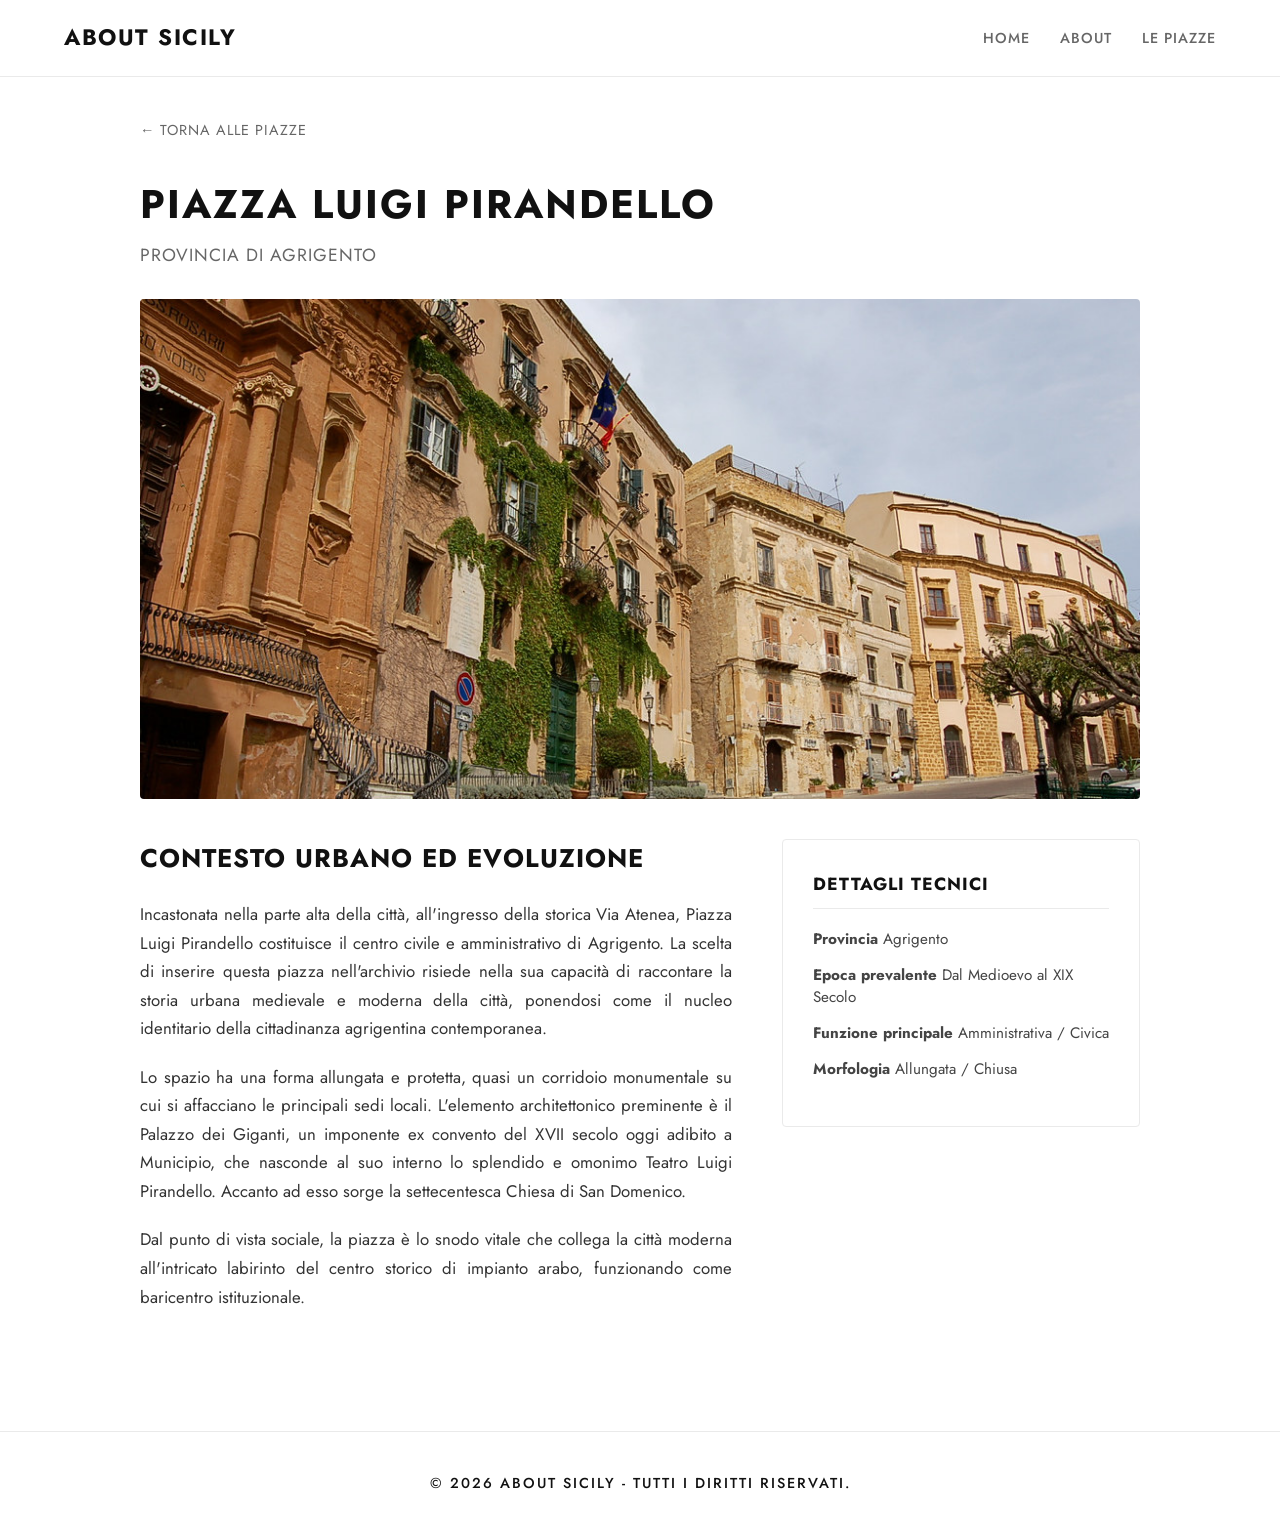
<file: agrigento.html>
<!DOCTYPE html>
<html lang="it">
<head>
    <meta charset="UTF-8">
    <meta name="viewport" content="width=device-width, initial-scale=1.0">
    <title>Agrigento | Piazza Luigi Pirandello - About Sicily</title>
    <link rel="stylesheet" href="css/style.css">
    <link rel="preconnect" href="https://fonts.googleapis.com">
    <link rel="preconnect" href="https://fonts.gstatic.com" crossorigin>
    <link href="https://fonts.googleapis.com/css2?family=Jost:wght@300;400;500;700&display=swap" rel="stylesheet">
</head>
<body>

    <header>
        <nav class="navbar">
            <div class="logo"><a href="index.html">About Sicily</a></div>
            <ul class="nav-links">
                <li><a href="index.html">Home</a></li>
                <li><a href="index.html#about">About</a></li>
                <li><a href="index.html#piazze">Le Piazze</a></li>
            </ul>
        </nav>
    </header>

    <main class="page-detail">
        <div class="container-inner">
            
            <a href="index.html#piazze" class="back-btn">&larr; Torna alle Piazze</a>

            <h1 class="page-title">Piazza Luigi Pirandello</h1>
            <p class="page-subtitle">Provincia di Agrigento</p>

            <div class="detail-image-wrapper">
                <img src="immagini/piazzapiradelloagrigento.jpg" alt="Piazza Luigi Pirandello ad Agrigento">
            </div>

            <div class="detail-content">
                
                <div class="info-block">
                    <h2>Contesto Urbano ed Evoluzione</h2>
                    <p>Incastonata nella parte alta della città, all'ingresso della storica Via Atenea, Piazza Luigi Pirandello costituisce il centro civile e amministrativo di Agrigento. La scelta di inserire questa piazza nell'archivio risiede nella sua capacità di raccontare la storia urbana medievale e moderna della città, ponendosi come il nucleo identitario della cittadinanza agrigentina contemporanea.</p>
                    <p>Lo spazio ha una forma allungata e protetta, quasi un corridoio monumentale su cui si affacciano le principali sedi locali. L'elemento architettonico preminente è il Palazzo dei Giganti, un imponente ex convento del XVII secolo oggi adibito a Municipio, che nasconde al suo interno lo splendido e omonimo Teatro Luigi Pirandello. Accanto ad esso sorge la settecentesca Chiesa di San Domenico.</p>
                    <p>Dal punto di vista sociale, la piazza è lo snodo vitale che collega la città moderna all'intricato labirinto del centro storico di impianto arabo, funzionando come baricentro istituzionale.</p>
                </div>

                <div class="info-sidebar">
                    <h3>Dettagli Tecnici</h3>
                    <ul>
                        <li>
                            <strong>Provincia</strong>
                            Agrigento
                        </li>
                        <li>
                            <strong>Epoca prevalente</strong>
                            Dal Medioevo al XIX Secolo
                        </li>
                        <li>
                            <strong>Funzione principale</strong>
                            Amministrativa / Civica
                        </li>
                        <li>
                            <strong>Morfologia</strong>
                            Allungata / Chiusa
                        </li>
                    </ul>
                </div>

            </div>
        </div>
    </main>

    <footer>
        <div class="container-footer">
            <p>&copy; 2026 About Sicily - Tutti i diritti riservati.</p>
        </div>
    </footer>

</body>
</html>
</file>
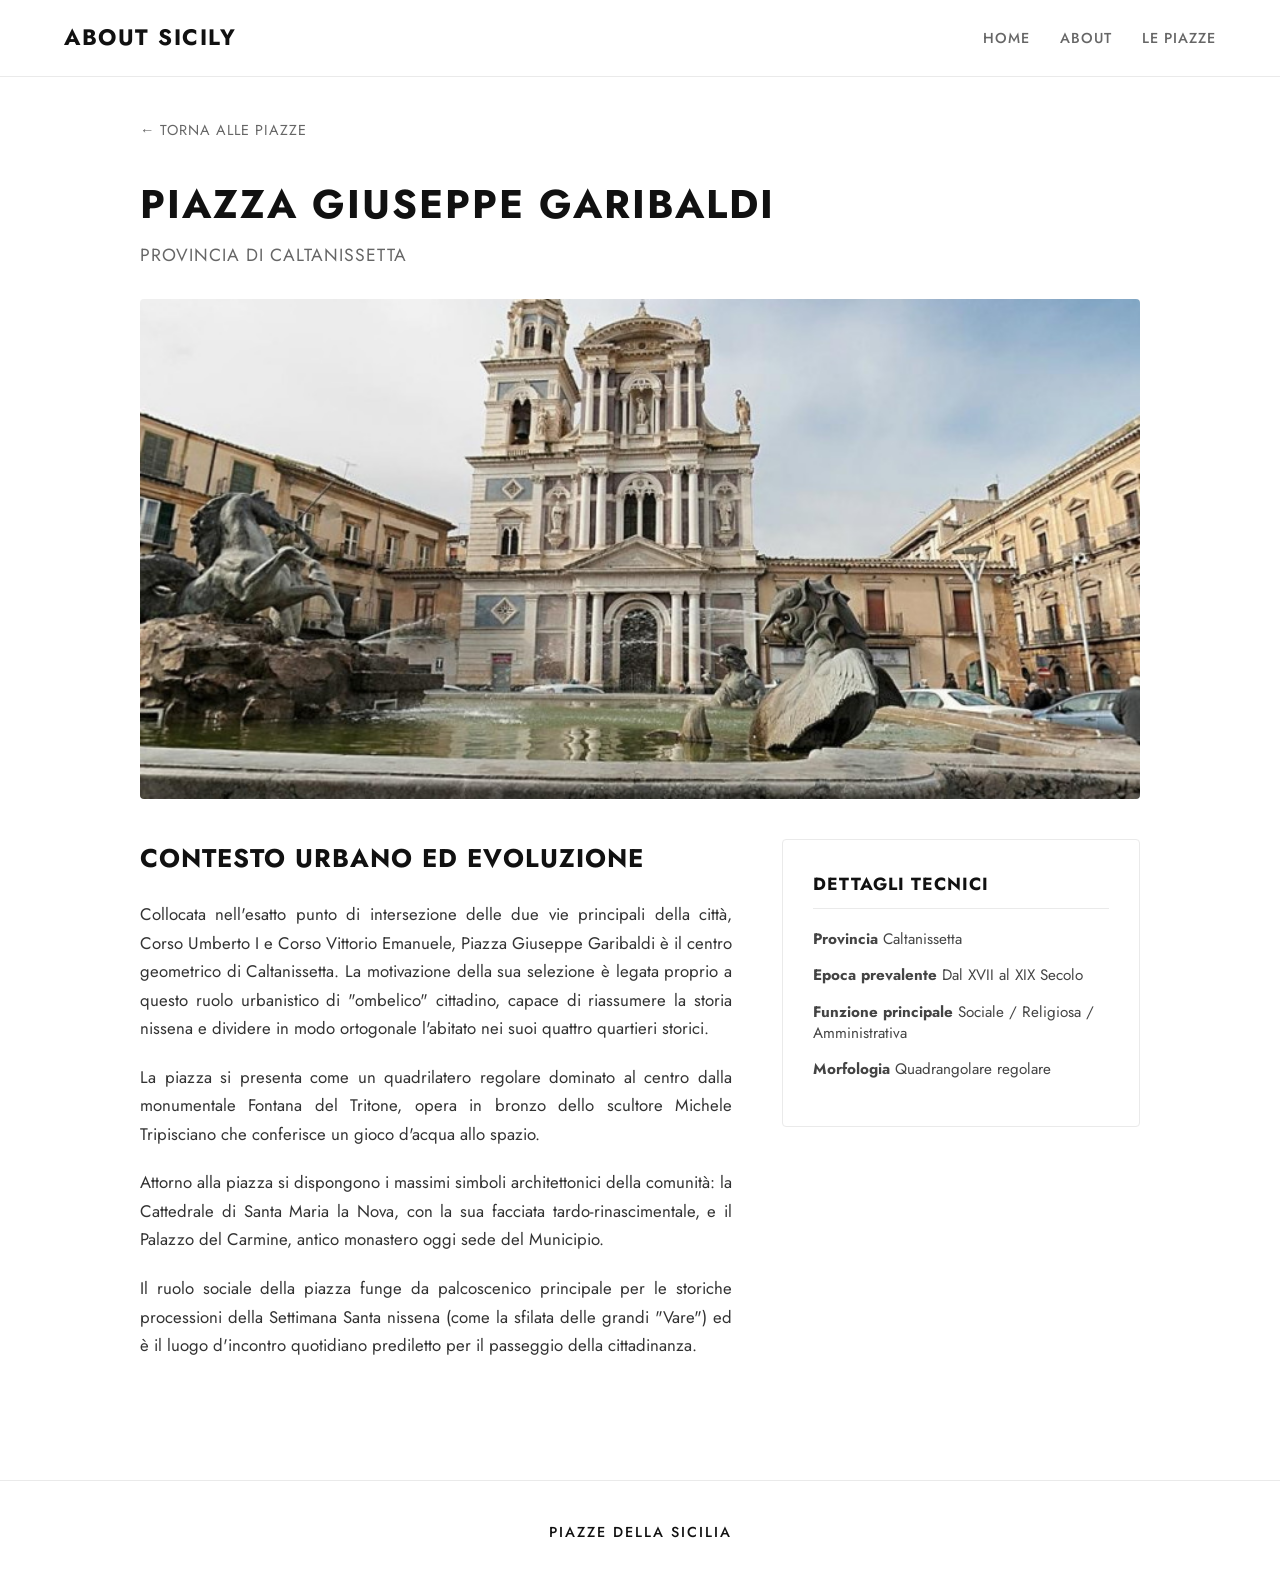
<file: caltanissetta.html>
<!DOCTYPE html>
<html lang="it">
<head>
    <meta charset="UTF-8">
    <meta name="viewport" content="width=device-width, initial-scale=1.0">
    <title>Caltanissetta | Piazza Giuseppe Garibaldi - About Sicily</title>
    <link rel="stylesheet" href="css/style.css">
    <link rel="preconnect" href="https://fonts.googleapis.com">
    <link rel="preconnect" href="https://fonts.gstatic.com" crossorigin>
    <link href="https://fonts.googleapis.com/css2?family=Jost:wght@300;400;500;700&display=swap" rel="stylesheet">
</head>
<body>

    <header>
        <nav class="navbar">
            <div class="logo"><a href="index.html">About Sicily</a></div>
            <ul class="nav-links">
                <li><a href="index.html">Home</a></li>
                <li><a href="index.html#about">About</a></li>
                <li><a href="index.html#piazze">Le Piazze</a></li>
            </ul>
        </nav>
    </header>

    <main class="page-detail">
        <div class="container-inner">
            
            <a href="index.html#piazze" class="back-btn">&larr; Torna alle Piazze</a>

            <h1 class="page-title">Piazza Giuseppe Garibaldi</h1>
            <p class="page-subtitle">Provincia di Caltanissetta</p>

            <div class="detail-image-wrapper">
                <img src="immagini/piazzagaribaldicaltanissetta.jpg" alt="Piazza Giuseppe Garibaldi a Caltanissetta">
            </div>

            <div class="detail-content">
                
                <div class="info-block">
                    <h2>Contesto Urbano ed Evoluzione</h2>
                    <p>Collocata nell'esatto punto di intersezione delle due vie principali della città, Corso Umberto I e Corso Vittorio Emanuele, Piazza Giuseppe Garibaldi è il centro geometrico di Caltanissetta. La motivazione della sua selezione è legata proprio a questo ruolo urbanistico di "ombelico" cittadino, capace di riassumere la storia nissena e dividere in modo ortogonale l'abitato nei suoi quattro quartieri storici.</p>
                    <p>La piazza si presenta come un quadrilatero regolare dominato al centro dalla monumentale Fontana del Tritone, opera in bronzo dello scultore Michele Tripisciano che conferisce un gioco d'acqua allo spazio.</p>
                    <p>Attorno alla piazza si dispongono i massimi simboli architettonici della comunità: la Cattedrale di Santa Maria la Nova, con la sua facciata tardo-rinascimentale, e il Palazzo del Carmine, antico monastero oggi sede del Municipio.</p>
                    <p>Il ruolo sociale della piazza funge da palcoscenico principale per le storiche processioni della Settimana Santa nissena (come la sfilata delle grandi "Vare") ed è il luogo d'incontro quotidiano prediletto per il passeggio della cittadinanza.</p>
                </div>

                <div class="info-sidebar">
                    <h3>Dettagli Tecnici</h3>
                    <ul>
                        <li>
                            <strong>Provincia</strong>
                            Caltanissetta
                        </li>
                        <li>
                            <strong>Epoca prevalente</strong>
                            Dal XVII al XIX Secolo
                        </li>
                        <li>
                            <strong>Funzione principale</strong>
                            Sociale / Religiosa / Amministrativa
                        </li>
                        <li>
                            <strong>Morfologia</strong>
                            Quadrangolare regolare
                        </li>
                    </ul>
                </div>

            </div>
        </div>
    </main>

    <footer>
        <div class="container-footer">
            <p>Piazze della Sicilia</p>
        </div>
    </footer>

</body>
</html>
</file>
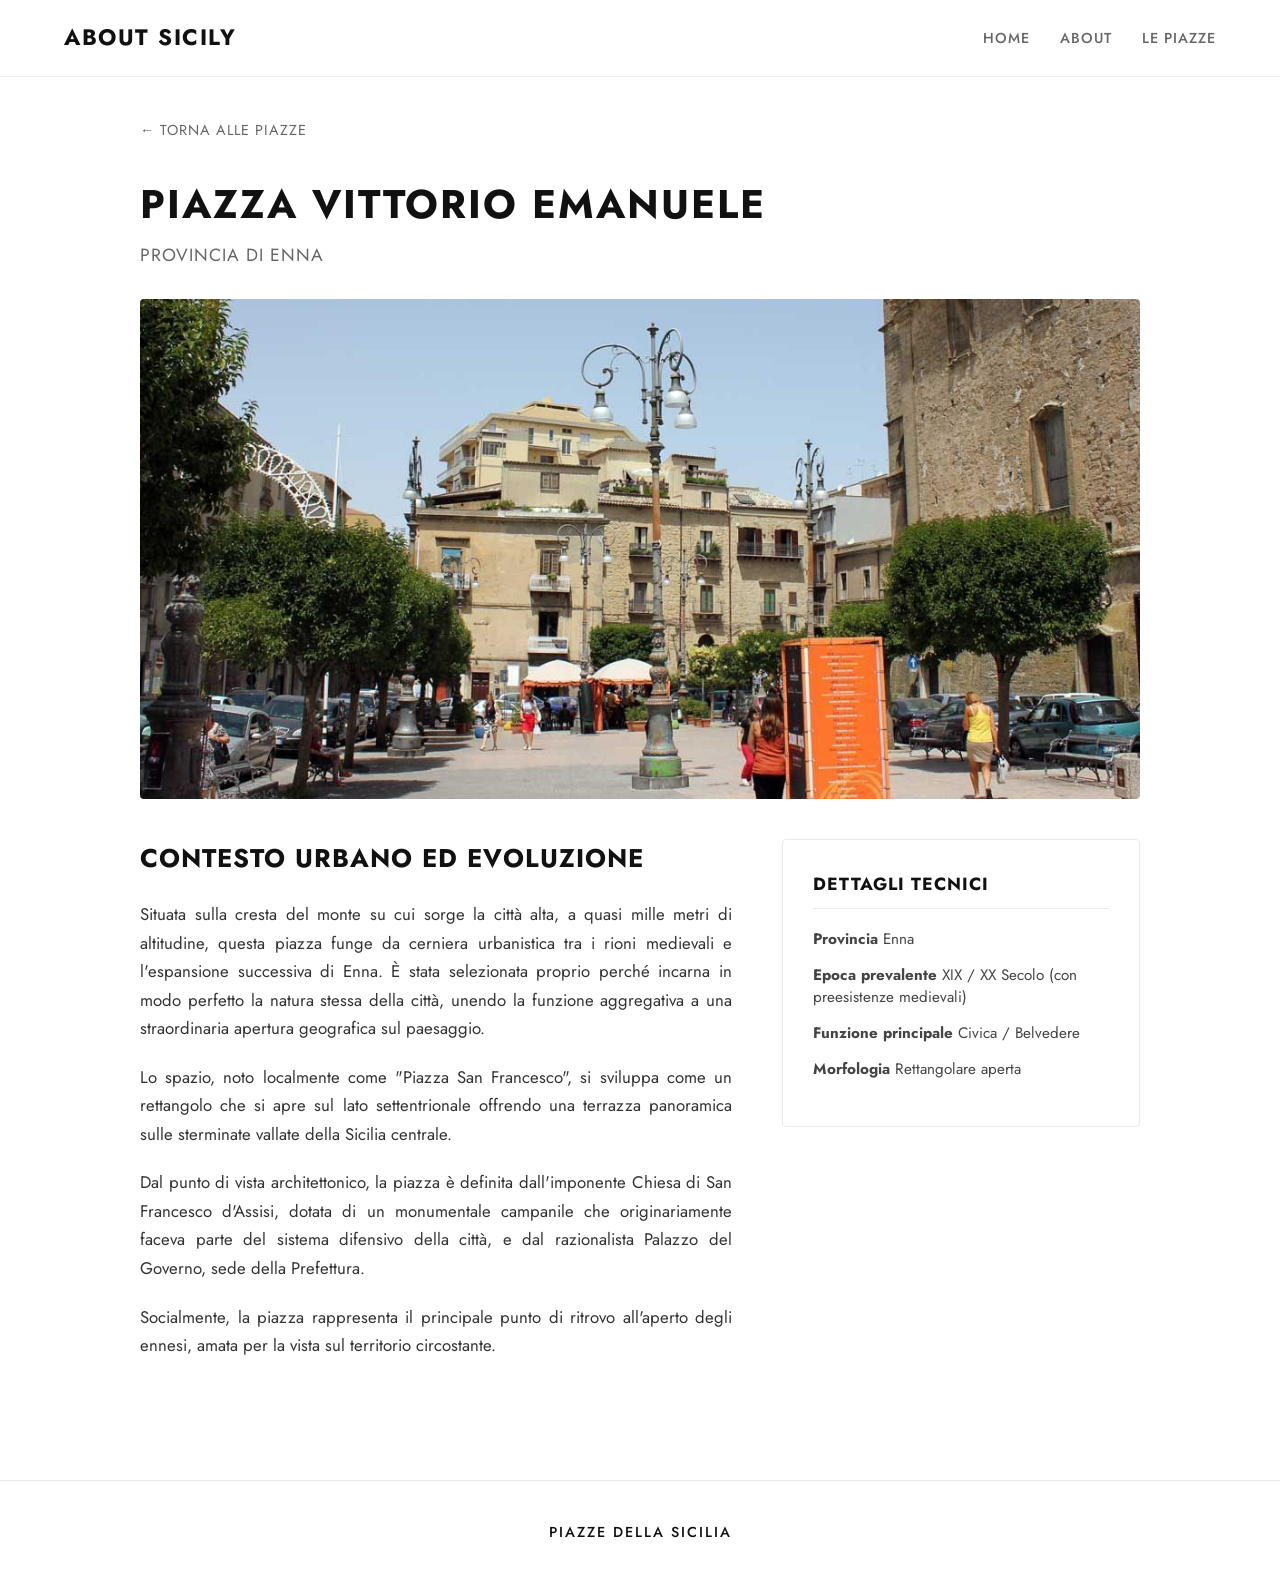
<file: enna.html>
<!DOCTYPE html>
<html lang="it">
<head>
    <meta charset="UTF-8">
    <meta name="viewport" content="width=device-width, initial-scale=1.0">
    <title>Enna | Piazza Vittorio Emanuele - About Sicily</title>
    <link rel="stylesheet" href="css/style.css">
    <link rel="preconnect" href="https://fonts.googleapis.com">
    <link rel="preconnect" href="https://fonts.gstatic.com" crossorigin>
    <link href="https://fonts.googleapis.com/css2?family=Jost:wght@300;400;500;700&display=swap" rel="stylesheet">
</head>
<body>

    <header>
        <nav class="navbar">
            <div class="logo"><a href="index.html">About Sicily</a></div>
            <ul class="nav-links">
                <li><a href="index.html">Home</a></li>
                <li><a href="index.html#about">About</a></li>
                <li><a href="index.html#piazze">Le Piazze</a></li>
            </ul>
        </nav>
    </header>

    <main class="page-detail">
        <div class="container-inner">
            
            <a href="index.html#piazze" class="back-btn">&larr; Torna alle Piazze</a>

            <h1 class="page-title">Piazza Vittorio Emanuele</h1>
            <p class="page-subtitle">Provincia di Enna</p>

            <div class="detail-image-wrapper">
                <img src="immagini/piazzaavittorioemanuelel.JPEG" alt="Piazza Vittorio Emanuele a Enna">
            </div>

            <div class="detail-content">
                
                <div class="info-block">
                    <h2>Contesto Urbano ed Evoluzione</h2>
                    <p>Situata sulla cresta del monte su cui sorge la città alta, a quasi mille metri di altitudine, questa piazza funge da cerniera urbanistica tra i rioni medievali e l'espansione successiva di Enna. È stata selezionata proprio perché incarna in modo perfetto la natura stessa della città, unendo la funzione aggregativa a una straordinaria apertura geografica sul paesaggio.</p>
                    <p>Lo spazio, noto localmente come "Piazza San Francesco", si sviluppa come un rettangolo che si apre sul lato settentrionale offrendo una terrazza panoramica sulle sterminate vallate della Sicilia centrale.</p>
                    <p>Dal punto di vista architettonico, la piazza è definita dall'imponente Chiesa di San Francesco d'Assisi, dotata di un monumentale campanile che originariamente faceva parte del sistema difensivo della città, e dal razionalista Palazzo del Governo, sede della Prefettura.</p>
                    <p>Socialmente, la piazza rappresenta il principale punto di ritrovo all'aperto degli ennesi, amata per la vista sul territorio circostante.</p>
                </div>

                <div class="info-sidebar">
                    <h3>Dettagli Tecnici</h3>
                    <ul>
                        <li>
                            <strong>Provincia</strong>
                            Enna
                        </li>
                        <li>
                            <strong>Epoca prevalente</strong>
                            XIX / XX Secolo (con preesistenze medievali)
                        </li>
                        <li>
                            <strong>Funzione principale</strong>
                            Civica / Belvedere
                        </li>
                        <li>
                            <strong>Morfologia</strong>
                            Rettangolare aperta
                        </li>
                    </ul>
                </div>

            </div>
        </div>
    </main>

    <footer>
        <div class="container-footer">
            <p>Piazze della Sicilia</p>
        </div>
    </footer>

</body>
</html>
</file>
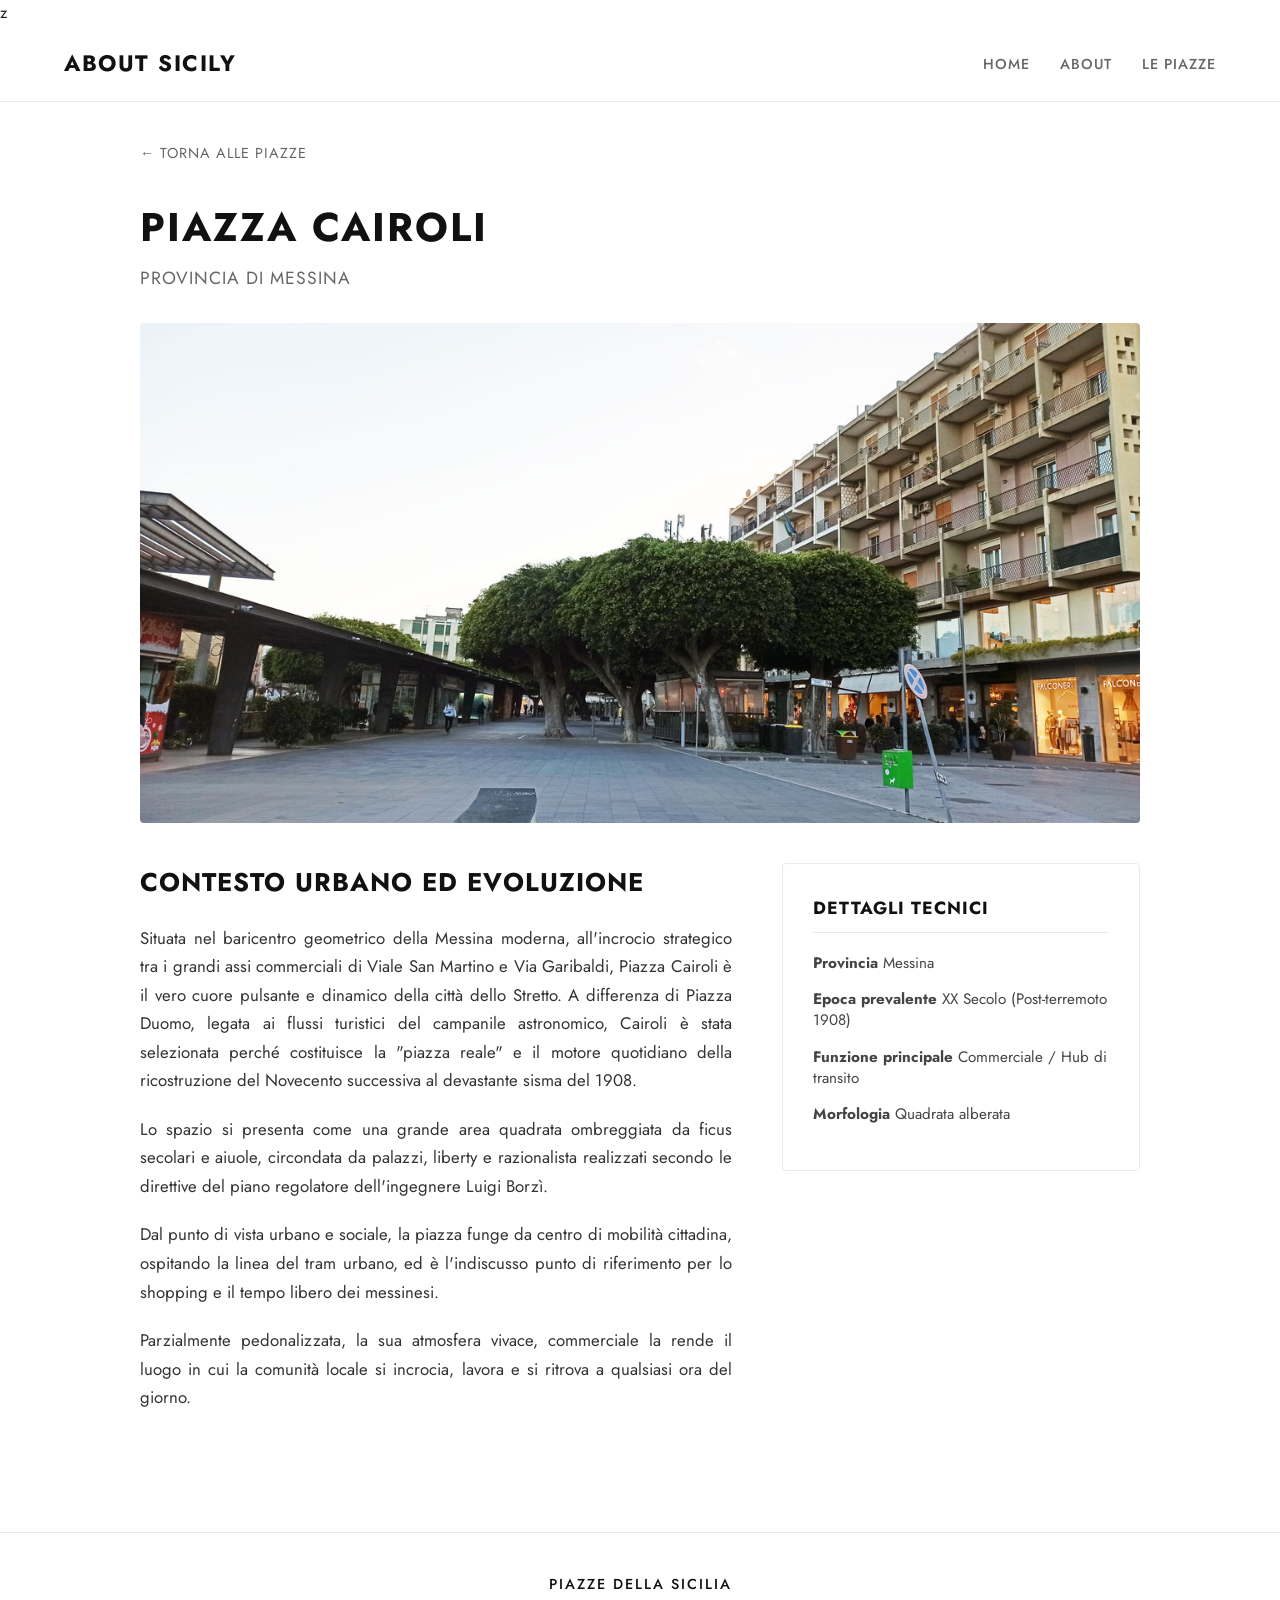
<file: messina.html>
z<!DOCTYPE html>
<html lang="it">
<head>
    <meta charset="UTF-8">
    <meta name="viewport" content="width=device-width, initial-scale=1.0">
    <title>Messina | Piazza Cairoli - About Sicily</title>
    <link rel="stylesheet" href="css/style.css">
    <link rel="preconnect" href="https://fonts.googleapis.com">
    <link rel="preconnect" href="https://fonts.gstatic.com" crossorigin>
    <link href="https://fonts.googleapis.com/css2?family=Jost:wght@300;400;500;700&display=swap" rel="stylesheet">
</head>
<body>

    <header>
        <nav class="navbar">
            <div class="logo"><a href="index.html">About Sicily</a></div>
            <ul class="nav-links">
                <li><a href="index.html">Home</a></li>
                <li><a href="index.html#about">About</a></li>
                <li><a href="index.html#piazze">Le Piazze</a></li>
            </ul>
        </nav>
    </header>

    <main class="page-detail">
        <div class="container-inner">
            
            <a href="index.html#piazze" class="back-btn">&larr; Torna alle Piazze</a>

            <h1 class="page-title">Piazza Cairoli</h1>
            <p class="page-subtitle">Provincia di Messina</p>

            <div class="detail-image-wrapper">
                <img src="immagini/Piazza-Cairoli-centro-Messina.jpg" alt="Piazza Cairoli a Messina">
            </div>

            <div class="detail-content">
                
                <div class="info-block">
                    <h2>Contesto Urbano ed Evoluzione</h2>
                    <p>Situata nel baricentro geometrico della Messina moderna, all'incrocio strategico tra i grandi assi commerciali di Viale San Martino e Via Garibaldi, Piazza Cairoli è il vero cuore pulsante e dinamico della città dello Stretto. A differenza di Piazza Duomo, legata ai flussi turistici del campanile astronomico, Cairoli è stata selezionata perché costituisce la "piazza reale" e il motore quotidiano della ricostruzione del Novecento successiva al devastante sisma del 1908.</p>
                    <p>Lo spazio si presenta come una grande area quadrata ombreggiata da ficus secolari e aiuole, circondata da palazzi, liberty e razionalista realizzati secondo le direttive del piano regolatore dell'ingegnere Luigi Borzì.</p>
                    <p>Dal punto di vista urbano e sociale, la piazza funge da centro di mobilità cittadina, ospitando la linea del tram urbano, ed è l'indiscusso punto di riferimento per lo shopping e il tempo libero dei messinesi.</p>
                    <p>Parzialmente pedonalizzata, la sua atmosfera vivace, commerciale la rende il luogo in cui la comunità locale si incrocia, lavora e si ritrova a qualsiasi ora del giorno.</p>
                </div>

                <div class="info-sidebar">
                    <h3>Dettagli Tecnici</h3>
                    <ul>
                        <li>
                            <strong>Provincia</strong>
                            Messina
                        </li>
                        <li>
                            <strong>Epoca prevalente</strong>
                            XX Secolo (Post-terremoto 1908)
                        </li>
                        <li>
                            <strong>Funzione principale</strong>
                            Commerciale / Hub di transito
                        </li>
                        <li>
                            <strong>Morfologia</strong>
                            Quadrata alberata
                        </li>
                    </ul>
                </div>

            </div>
        </div>
    </main>

    <footer>
        <div class="container-footer">
            <p>Piazze della Sicilia</p>
        </div>
    </footer>

</body>
</html>
</file>
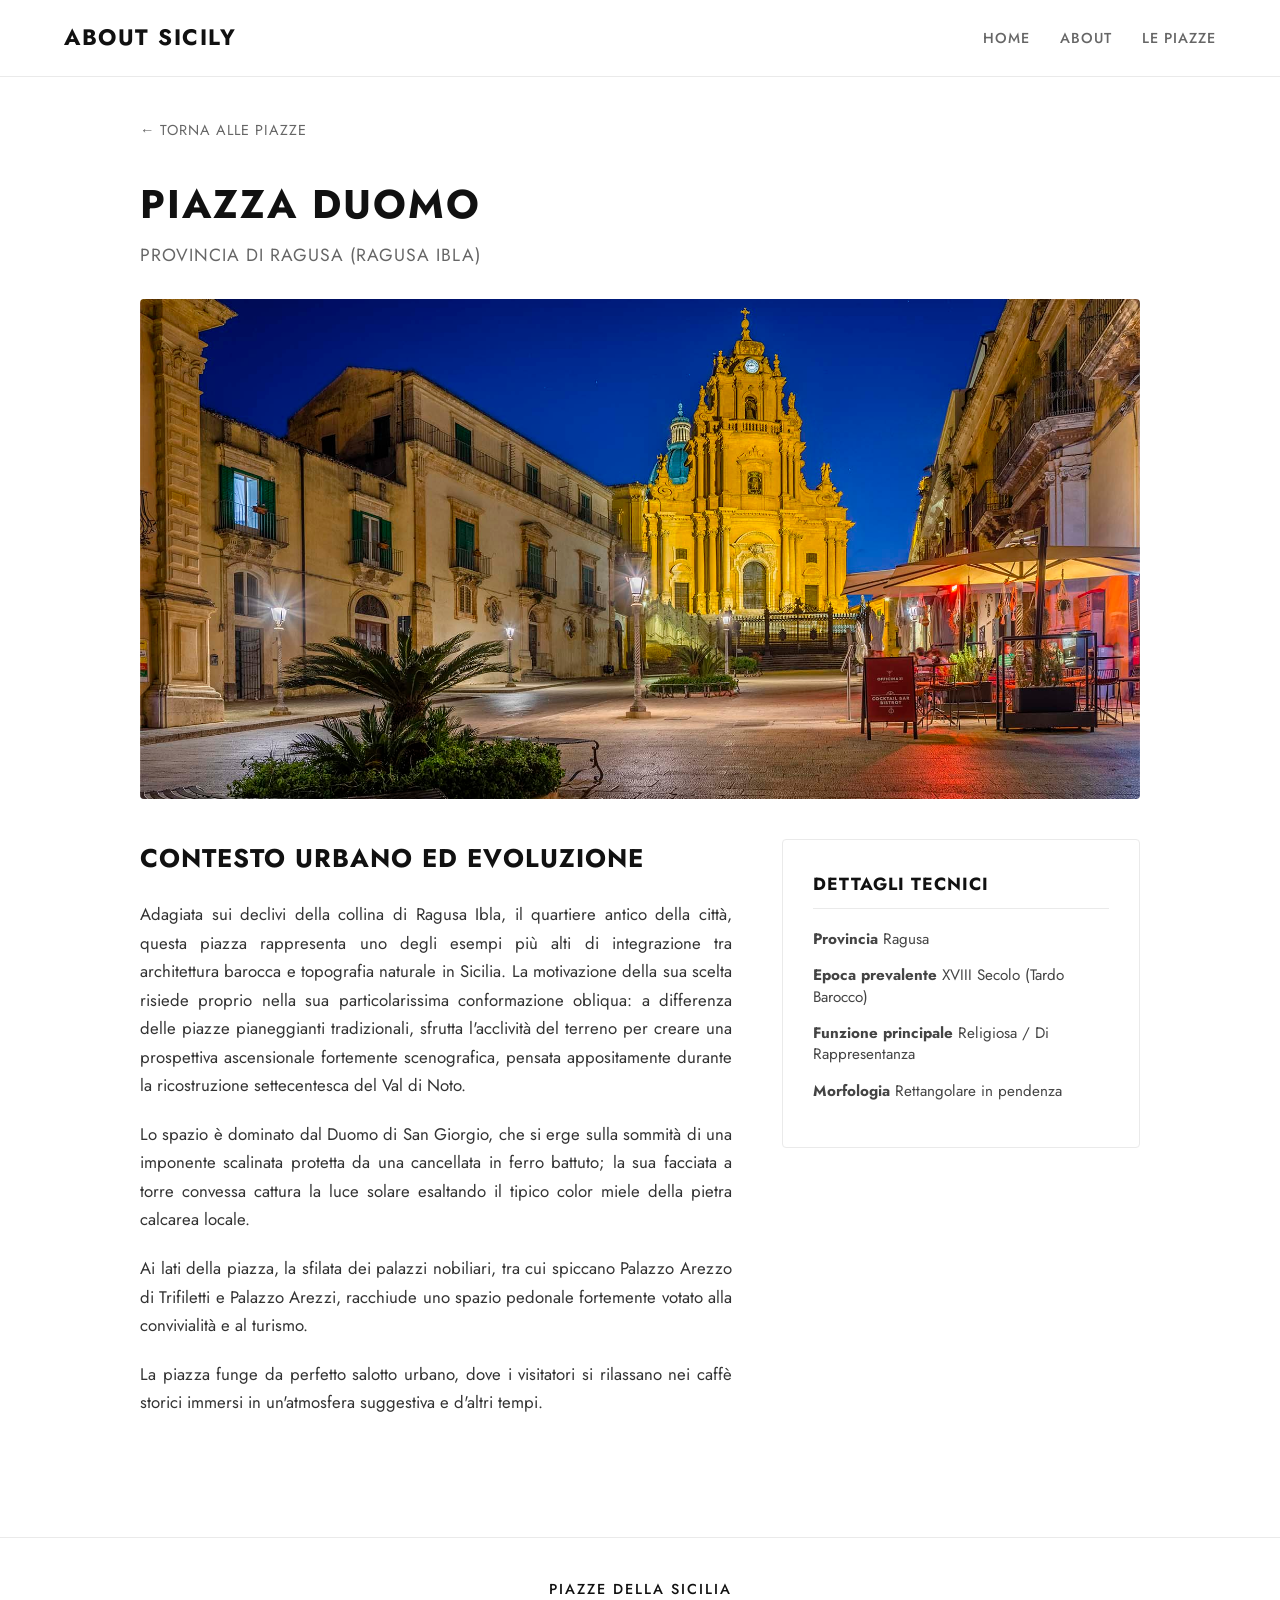
<file: ragusa.html>
<!DOCTYPE html>
<html lang="it">
<head>
    <meta charset="UTF-8">
    <meta name="viewport" content="width=device-width, initial-scale=1.0">
    <title>Ragusa | Piazza Duomo (Ragusa Ibla) - About Sicily</title>
    <link rel="stylesheet" href="css/style.css">
    <link rel="preconnect" href="https://fonts.googleapis.com">
    <link rel="preconnect" href="https://fonts.gstatic.com" crossorigin>
    <link href="https://fonts.googleapis.com/css2?family=Jost:wght@300;400;500;700&display=swap" rel="stylesheet">
</head>
<body>

    <header>
        <nav class="navbar">
            <div class="logo"><a href="index.html">About Sicily</a></div>
            <ul class="nav-links">
                <li><a href="index.html">Home</a></li>
                <li><a href="index.html#about">About</a></li>
                <li><a href="index.html#piazze">Le Piazze</a></li>
            </ul>
        </nav>
    </header>

    <main class="page-detail">
        <div class="container-inner">
            
            <a href="index.html#piazze" class="back-btn">&larr; Torna alle Piazze</a>

            <h1 class="page-title">Piazza Duomo</h1>
            <p class="page-subtitle">Provincia di Ragusa (Ragusa Ibla)</p>

            <div class="detail-image-wrapper">
                <img src="immagini/SAFF7530-HDR-Ragusa-Ibla-il-fascino-del-Duomo-e-della-sua-Piazza-Barocca-1.jpg" alt="Piazza Duomo a Ragusa Ibla">
            </div>

            <div class="detail-content">
                
                <div class="info-block">
                    <h2>Contesto Urbano ed Evoluzione</h2>
                    <p>Adagiata sui declivi della collina di Ragusa Ibla, il quartiere antico della città, questa piazza rappresenta uno degli esempi più alti di integrazione tra architettura barocca e topografia naturale in Sicilia. La motivazione della sua scelta risiede proprio nella sua particolarissima conformazione obliqua: a differenza delle piazze pianeggianti tradizionali, sfrutta l'acclività del terreno per creare una prospettiva ascensionale fortemente scenografica, pensata appositamente durante la ricostruzione settecentesca del Val di Noto.</p>
                    <p>Lo spazio è dominato dal Duomo di San Giorgio, che si erge sulla sommità di una imponente scalinata protetta da una cancellata in ferro battuto; la sua facciata a torre convessa cattura la luce solare esaltando il tipico color miele della pietra calcarea locale.</p>
                    <p>Ai lati della piazza, la sfilata dei palazzi nobiliari, tra cui spiccano Palazzo Arezzo di Trifiletti e Palazzo Arezzi, racchiude uno spazio pedonale fortemente votato alla convivialità e al turismo.</p>
                    <p>La piazza funge da perfetto salotto urbano, dove i visitatori si rilassano nei caffè storici immersi in un'atmosfera suggestiva e d'altri tempi.</p>
                </div>

                <div class="info-sidebar">
                    <h3>Dettagli Tecnici</h3>
                    <ul>
                        <li>
                            <strong>Provincia</strong>
                            Ragusa
                        </li>
                        <li>
                            <strong>Epoca prevalente</strong>
                            XVIII Secolo (Tardo Barocco)
                        </li>
                        <li>
                            <strong>Funzione principale</strong>
                            Religiosa / Di Rappresentanza
                        </li>
                        <li>
                            <strong>Morfologia</strong>
                            Rettangolare in pendenza
                        </li>
                    </ul>
                </div>

            </div>
        </div>
    </main>
     <footer>
        <div class="container-footer">
            <p>Piazze della Sicilia</p>
        </div>
    </footer>
<body>

    </html>
</file>
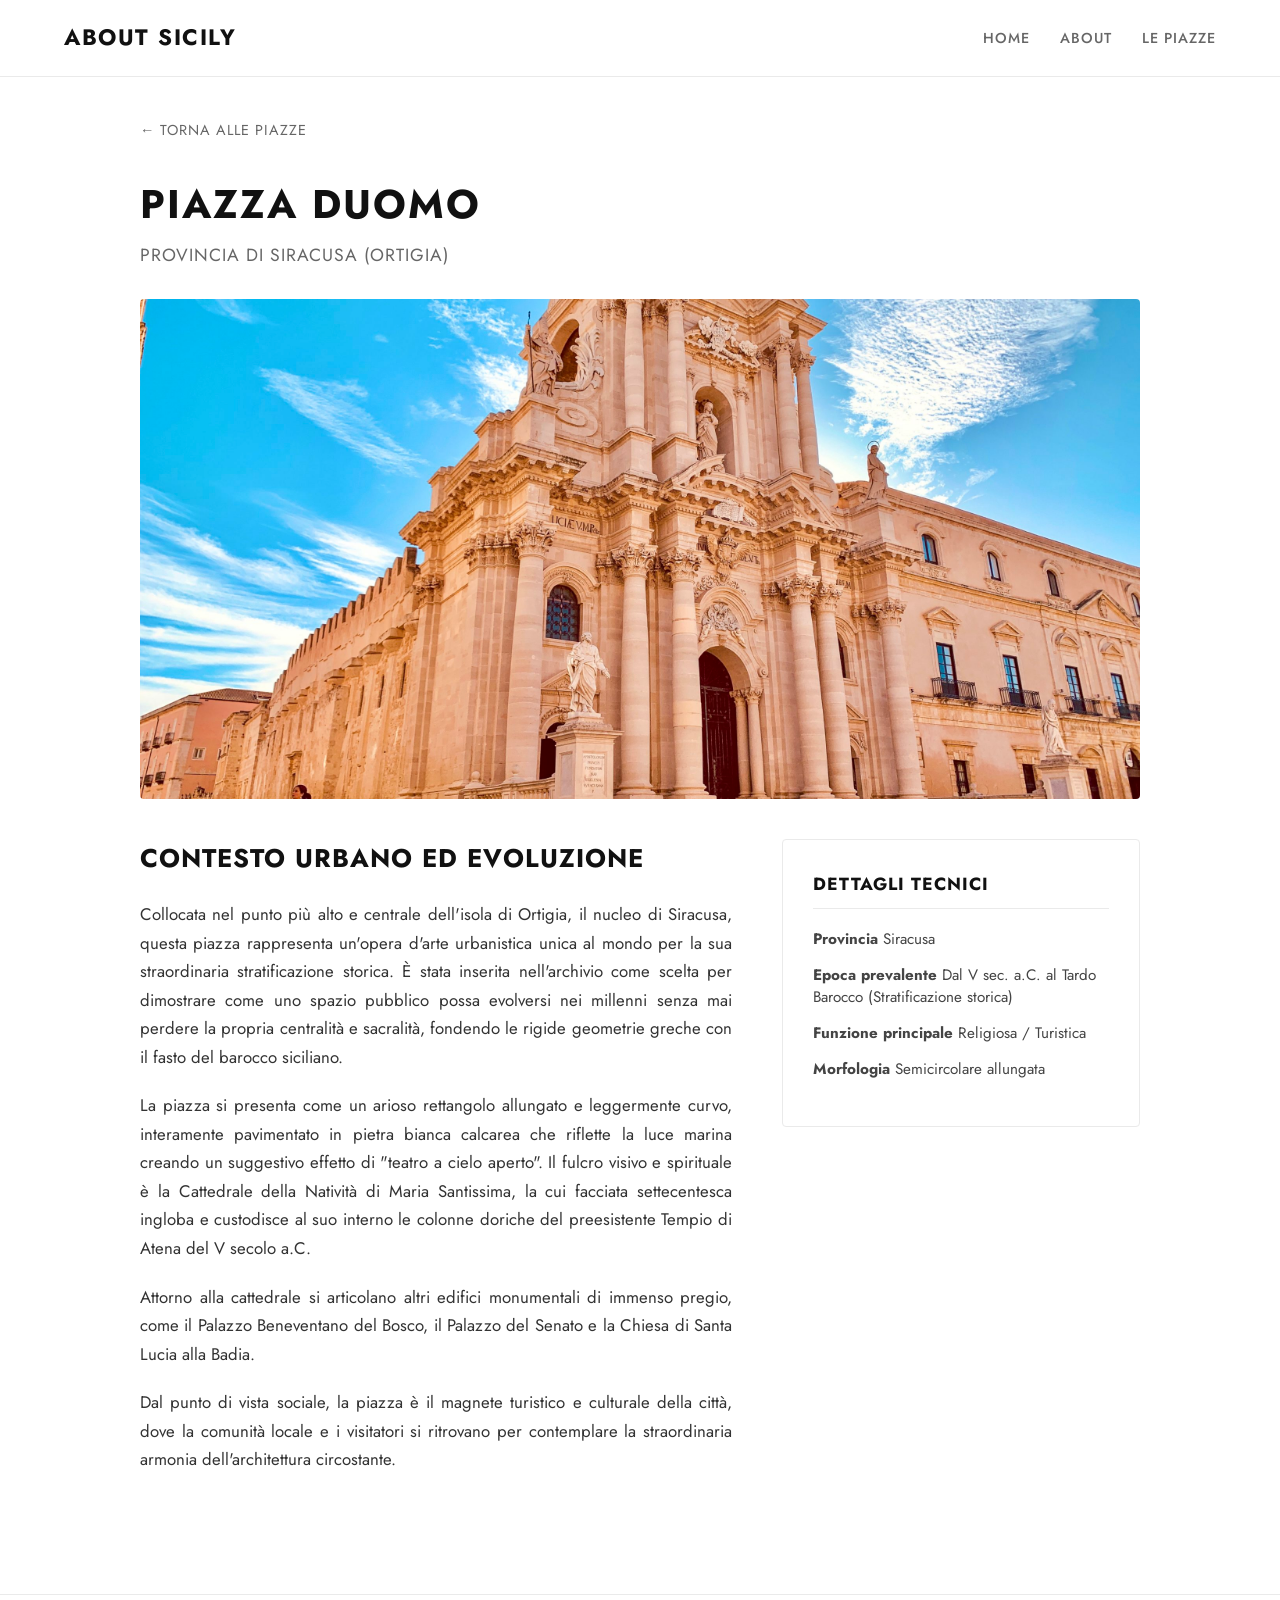
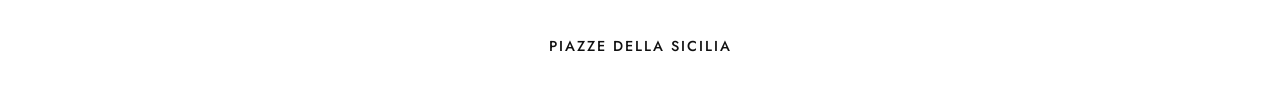
<file: siracusa.html>
<!DOCTYPE html>
<html lang="it">
<head>
    <meta charset="UTF-8">
    <meta name="viewport" content="width=device-width, initial-scale=1.0">
    <title>Siracusa | Piazza Duomo (Ortigia) - About Sicily</title>
    <link rel="stylesheet" href="css/style.css">
    <link rel="preconnect" href="https://fonts.googleapis.com">
    <link rel="preconnect" href="https://fonts.gstatic.com" crossorigin>
    <link href="https://fonts.googleapis.com/css2?family=Jost:wght@300;400;500;700&display=swap" rel="stylesheet">
</head>
<body>

    <header>
        <nav class="navbar">
            <div class="logo"><a href="index.html">About Sicily</a></div>
            <ul class="nav-links">
                <li><a href="index.html">Home</a></li>
                <li><a href="index.html#about">About</a></li>
                <li><a href="index.html#piazze">Le Piazze</a></li>
            </ul>
        </nav>
    </header>

    <main class="page-detail">
        <div class="container-inner">
            
            <a href="index.html#piazze" class="back-btn">&larr; Torna alle Piazze</a>

            <h1 class="page-title">Piazza Duomo</h1>
            <p class="page-subtitle">Provincia di Siracusa (Ortigia)</p>

            <div class="detail-image-wrapper">
                <img src="immagini/piazza-duomo-siracusa-scaled.jpg" alt="Piazza Duomo a Siracusa Ortigia">
            </div>

            <div class="detail-content">
                
                <div class="info-block">
                    <h2>Contesto Urbano ed Evoluzione</h2>
                    <p>Collocata nel punto più alto e centrale dell'isola di Ortigia, il nucleo di Siracusa, questa piazza rappresenta un'opera d'arte urbanistica unica al mondo per la sua straordinaria stratificazione storica. È stata inserita nell'archivio come scelta per dimostrare come uno spazio pubblico possa evolversi nei millenni senza mai perdere la propria centralità e sacralità, fondendo le rigide geometrie greche con il fasto del barocco siciliano.</p>
                    <p>La piazza si presenta come un arioso rettangolo allungato e leggermente curvo, interamente pavimentato in pietra bianca calcarea che riflette la luce marina creando un suggestivo effetto di "teatro a cielo aperto". Il fulcro visivo e spirituale è la Cattedrale della Natività di Maria Santissima, la cui facciata settecentesca ingloba e custodisce al suo interno le colonne doriche del preesistente Tempio di Atena del V secolo a.C.</p>
                    <p>Attorno alla cattedrale si articolano altri edifici monumentali di immenso pregio, come il Palazzo Beneventano del Bosco, il Palazzo del Senato e la Chiesa di Santa Lucia alla Badia.</p>
                    <p>Dal punto di vista sociale, la piazza è il magnete turistico e culturale della città, dove la comunità locale e i visitatori si ritrovano per contemplare la straordinaria armonia dell'architettura circostante.</p>
                </div>

                <div class="info-sidebar">
                    <h3>Dettagli Tecnici</h3>
                    <ul>
                        <li>
                            <strong>Provincia</strong>
                            Siracusa
                        </li>
                        <li>
                            <strong>Epoca prevalente</strong>
                            Dal V sec. a.C. al Tardo Barocco (Stratificazione storica)
                        </li>
                        <li>
                            <strong>Funzione principale</strong>
                            Religiosa / Turistica
                        </li>
                        <li>
                            <strong>Morfologia</strong>
                            Semicircolare allungata
                        </li>
                    </ul>
                </div>

            </div>
        </div>
    </main>

    <footer>
        <div class="container-footer">
            <p>Piazze della Sicilia</p>
        </div>
    </footer>

</body>
</html>
</file>
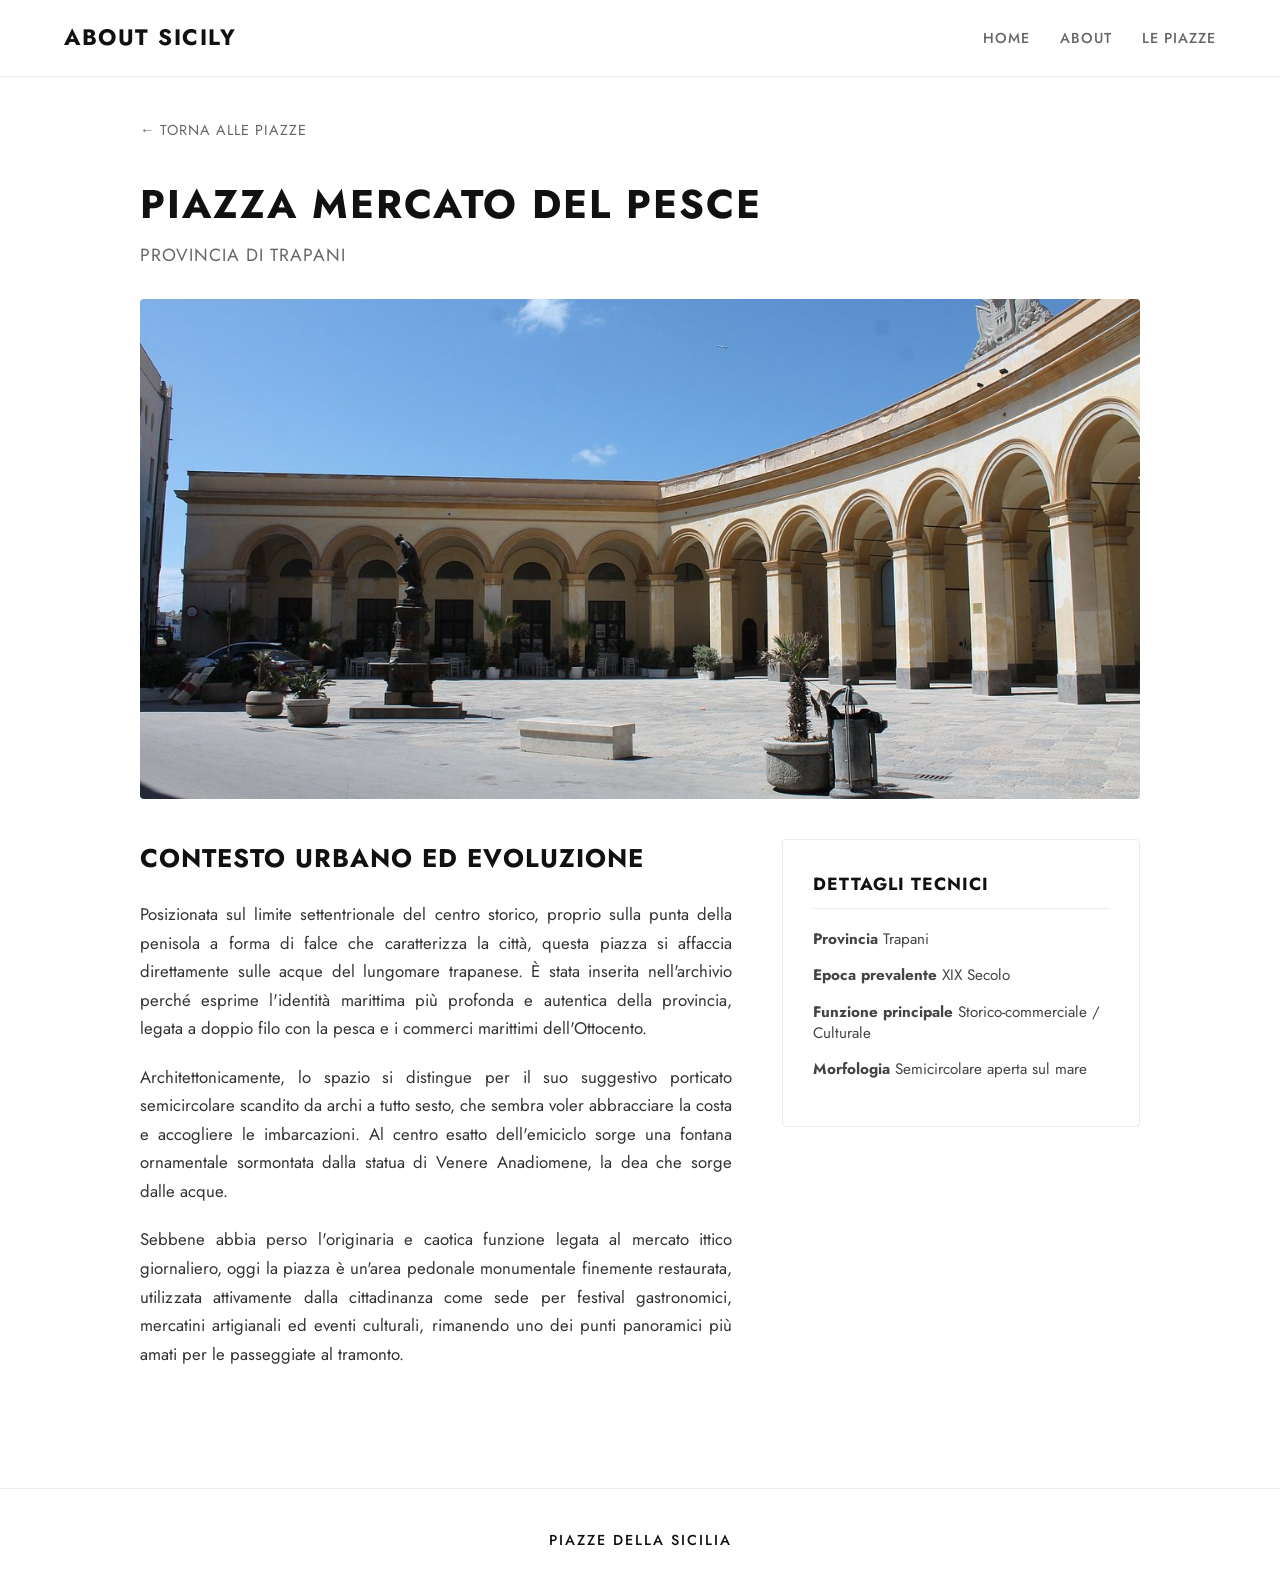
<file: trapani.html>
<!DOCTYPE html>
<html lang="it">
<head>
    <meta charset="UTF-8">
    <meta name="viewport" content="width=device-width, initial-scale=1.0">
    <title>Trapani | Piazza Mercato del Pesce - About Sicily</title>
    <link rel="stylesheet" href="css/style.css">
    <link rel="preconnect" href="https://fonts.googleapis.com">
    <link rel="preconnect" href="https://fonts.gstatic.com" crossorigin>
    <link href="https://fonts.googleapis.com/css2?family=Jost:wght@300;400;500;700&display=swap" rel="stylesheet">
</head>
<body>

    <header>
        <nav class="navbar">
            <div class="logo"><a href="index.html">About Sicily</a></div>
            <ul class="nav-links">
                <li><a href="index.html">Home</a></li>
                <li><a href="index.html#about">About</a></li>
                <li><a href="index.html#piazze">Le Piazze</a></li>
            </ul>
        </nav>
    </header>

    <main class="page-detail">
        <div class="container-inner">
            
            <a href="index.html#piazze" class="back-btn">&larr; Torna alle Piazze</a>

            <h1 class="page-title">Piazza Mercato del Pesce</h1>
            <p class="page-subtitle">Provincia di Trapani</p>

            <div class="detail-image-wrapper">
                <img src="immagini/piazzamercatodelpescetrapani.jpg" alt="Piazza Mercato del Pesce a Trapani">
            </div>

            <div class="detail-content">
                
                <div class="info-block">
                    <h2>Contesto Urbano ed Evoluzione</h2>
                    <p>Posizionata sul limite settentrionale del centro storico, proprio sulla punta della penisola a forma di falce che caratterizza la città, questa piazza si affaccia direttamente sulle acque del lungomare trapanese. È stata inserita nell'archivio perché esprime l'identità marittima più profonda e autentica della provincia, legata a doppio filo con la pesca e i commerci marittimi dell'Ottocento.</p>
                    <p>Architettonicamente, lo spazio si distingue per il suo suggestivo porticato semicircolare scandito da archi a tutto sesto, che sembra voler abbracciare la costa e accogliere le imbarcazioni. Al centro esatto dell'emiciclo sorge una fontana ornamentale sormontata dalla statua di Venere Anadiomene, la dea che sorge dalle acque.</p>
                    <p>Sebbene abbia perso l'originaria e caotica funzione legata al mercato ittico giornaliero, oggi la piazza è un'area pedonale monumentale finemente restaurata, utilizzata attivamente dalla cittadinanza come sede per festival gastronomici, mercatini artigianali ed eventi culturali, rimanendo uno dei punti panoramici più amati per le passeggiate al tramonto.</p>
                </div>

                <div class="info-sidebar">
                    <h3>Dettagli Tecnici</h3>
                    <ul>
                        <li>
                            <strong>Provincia</strong>
                            Trapani
                        </li>
                        <li>
                            <strong>Epoca prevalente</strong>
                            XIX Secolo
                        </li>
                        <li>
                            <strong>Funzione principale</strong>
                            Storico-commerciale / Culturale
                        </li>
                        <li>
                            <strong>Morfologia</strong>
                            Semicircolare aperta sul mare
                        </li>
                    </ul>
                </div>

            </div>
        </div>
    </main>

    <footer>
        <div class="container-footer">
            <p>Piazze della Sicilia</p>
        </div>
    </footer>

</body>
</html>
</file>
<file: css/style.css>
* {
    margin: 0;
    padding: 0;
    box-sizing: border-box;
}

html {
    scroll-behavior: smooth;
}

body {
    font-family: 'Jost', sans-serif;
    line-height: 1.6;
    color: #1a1a1a;
    background-color: #ffffff;
}

.container {
    width: 90%;
    max-width: 1200px;
    margin: 0 auto;
    padding: 60px 0;
}


.navbar {
    display: flex;
    justify-content: space-between;
    align-items: center;
    padding: 20px 5%;
    background: #ffffff;
    border-bottom: 1px solid #eaeaea;
    position: sticky;
    top: 0;
    z-index: 1000;
}

.logo a {
    font-size: 1.4rem;
    font-weight: 700;
    letter-spacing: 1.5px;
    text-transform: uppercase;
    text-decoration: none;
    color: #111111;
}

.nav-links {
    display: flex;
    list-style: none;
}

.nav-links li {
    margin-left: 30px;
}

.nav-links a {
    text-decoration: none;
    color: #666666;
    font-weight: 500;
    font-size: 0.9rem;
    text-transform: uppercase;
    letter-spacing: 1px;
    transition: color 0.3s ease;
}

.nav-links a:hover {
    color: #111111;
}


.hero {
    height: 60vh;
    background: linear-gradient(rgba(0, 0, 0, 0.3), rgba(0, 0, 0, 0.3)), url('../immagini/cefalu-duomo-hd.jpg');
    background-size: cover;
    background-position: center;
    display: flex;
    align-items: center;
    justify-content: center;
    color: #ffffff;
    text-align: center;
}

.hero h1 {
    font-size: 3.5rem;
    text-transform: uppercase;
    letter-spacing: 4px;
    margin-bottom: 12px;
}

.hero p {
    font-size: 1.2rem;
    letter-spacing: 1px;
    font-weight: 300;
}


.about-section {
    background: #ffffff;
    border-bottom: 1px solid #f0f0f0;
}

.section-title, .about-section h2 {
    font-size: 2.2rem;
    text-transform: uppercase;
    letter-spacing: 2px;
    text-align: center;
    margin-bottom: 40px;
    color: #111111;
}

.about-text {
    max-width: 850px;
    margin: 0 auto;
}

.about-text p {
    font-size: 1.1rem;
    color: #444444;
    margin-bottom: 20px;
    text-align: justify;
}


.cards-section {
    background-color: #ffffff;
    padding-bottom: 80px;
}

.grid {
    display: grid;
    grid-template-columns: repeat(auto-fill, minmax(320px, 1fr));
    gap: 35px;
}

.card {
    background: #ffffff;
    border: 1px solid #eaeaea;
    border-radius: 4px;
    text-decoration: none;
    color: inherit;
    overflow: hidden;
    display: flex;
    flex-direction: column;
    transition: transform 0.4s ease, box-shadow 0.4s ease;
}

.card:hover {
    transform: translateY(-8px);
    box-shadow: 0 12px 30px rgba(0, 0, 0, 0.08);
}

.card img {
    width: 100%;
    height: 240px;
    object-fit: cover;
    display: block;
}

.card-info {
    padding: 25px;
    background: #ffffff;
    flex-grow: 1;
}

.card-info h3 {
    font-size: 1.4rem;
    text-transform: uppercase;
    letter-spacing: 1px;
    margin-bottom: 5px;
    color: #111111;
}

.card-info p {
    font-size: 0.95rem;
    color: #666666;
}


.page-detail {
    background-color: #ffffff;
    padding: 40px 0;
}

.container-inner {
    width: 90%;
    max-width: 1000px;
    margin: 0 auto;
}


.back-btn {
    display: inline-block;
    text-decoration: none;
    color: #666666;
    font-size: 0.9rem;
    text-transform: uppercase;
    letter-spacing: 1px;
    margin-bottom: 30px;
    transition: color 0.3s ease;
}

.back-btn:hover {
    color: #111111;
}


.page-title {
    font-size: 2.5rem;
    text-transform: uppercase;
    letter-spacing: 2px;
    color: #111111;
    margin-bottom: 5px;
}

.page-subtitle {
    font-size: 1.1rem;
    color: #666666;
    text-transform: uppercase;
    letter-spacing: 1px;
    margin-bottom: 30px;
}


.detail-image-wrapper {
    width: 100%;
    height: 500px;
    overflow: hidden;
    border-radius: 4px;
    margin-bottom: 40px;
}

.detail-image-wrapper img {
    width: 100%;
    height: 100%;
    object-fit: cover;
}


.detail-content {
    display: flex;
    gap: 50px;
    align-items: flex-start;
}


.info-block {
    flex: 2;
}

.info-block h2 {
    font-size: 1.6rem;
    text-transform: uppercase;
    letter-spacing: 1px;
    margin-bottom: 20px;
    color: #111111;
}

.info-block p {
    font-size: 1.05rem;
    color: #333333;
    margin-bottom: 20px;
    text-align: justify;
    line-height: 1.7;
}


.info-sidebar {
    flex: 1;
    background: #ffffff;
    border: 1px solid #eaeaea;
    padding: 30px;
    border-radius: 4px;
}

.info-sidebar h3 {
    font-size: 1.1rem;
    text-transform: uppercase;
    letter-spacing: 1px;
    margin-bottom: 20px;
    color: #111111;
    border-bottom: 1px solid #eaeaea;
    padding-bottom: 10px;
}

.info-sidebar ul {
    list-style: none;
}

.info-sidebar ul li {
    font-size: 0.95rem;
    color: #444444;
    margin-bottom: 15px;
    line-height: 1.4;
}


footer {
    background-color: #ffffff;
    border-top: 1px solid #eaeaea;
    padding: 40px 0;
    width: 100%;
    text-align: center;
    margin-top: 60px;
}

footer p {
    font-size: 0.9rem;
    text-transform: uppercase;
    letter-spacing: 2px;
    color: #111111;
    font-weight: 500;
}


@media (max-width: 768px) {
    .navbar {
        flex-direction: column;
        gap: 15px;
    }
    .nav-links li {
        margin: 0 15px;
    }
    .hero h1 {
        font-size: 2.5rem;
    }
    .detail-content {
        flex-direction: column;
        gap: 30px;
    }
    .detail-image-wrapper {
        height: 300px;
    }
}
</file>
